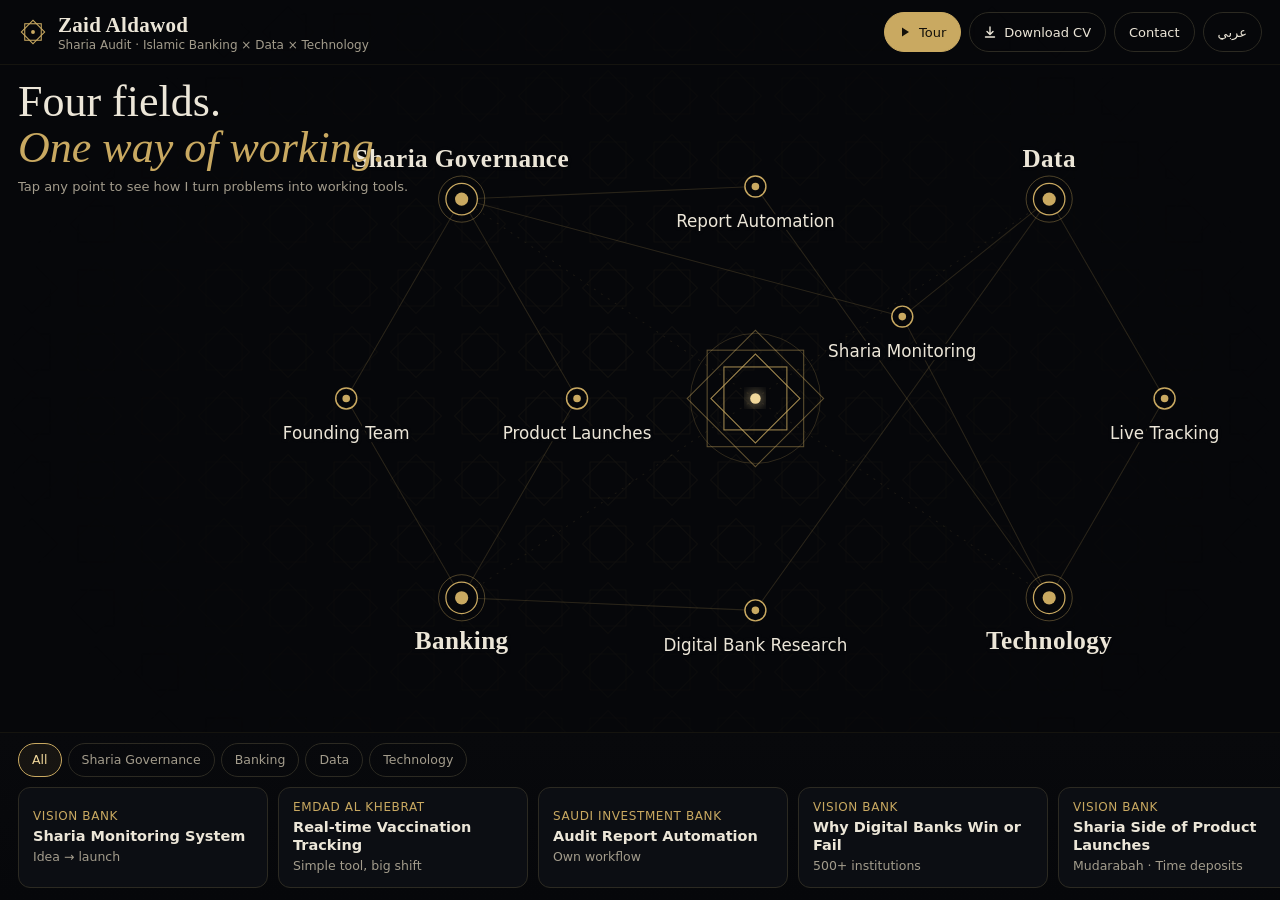
<file: index.html>
<!DOCTYPE html>
<html lang="en" dir="ltr">
<head>
<meta charset="utf-8">
<meta name="viewport" content="width=device-width, initial-scale=1">
<meta http-equiv="Content-Security-Policy" content="default-src 'none'; script-src 'self'; style-src 'self' 'unsafe-inline' https://fonts.googleapis.com; font-src https://fonts.gstatic.com; img-src 'self' data:; connect-src 'none'; object-src 'none'; base-uri 'none'; form-action 'none'; manifest-src 'self'">
<meta name="referrer" content="strict-origin-when-cross-origin">
<title>Zaid Aldawod | Sharia Audit × Data × Technology</title>
<meta name="description" content="Zaid Aldawod: Sharia audit professional at Saudi Investment Bank. Islamic banking, Sharia governance, data and technology: case studies of problems turned into working tools.">
<meta name="author" content="Zaid Aldawod">
<meta name="theme-color" content="#06070A">
<link rel="canonical" href="https://aldawodzaid-lab.github.io/">
<link rel="icon" href="favicon.svg" type="image/svg+xml">
<meta property="og:type" content="profile">
<meta property="og:title" content="Zaid Aldawod | Sharia Audit × Data × Technology">
<meta property="og:description" content="Four fields. One way of working. Case studies in Sharia governance, banking, data and technology.">
<meta property="og:url" content="https://aldawodzaid-lab.github.io/">
<meta property="og:image" content="https://aldawodzaid-lab.github.io/assets/og.png">
<meta name="twitter:card" content="summary_large_image">
<script type="application/ld+json">
{"@context":"https://schema.org","@type":"Person","name":"Zaid Aldawod","alternateName":"زيد الداود","jobTitle":"Assistant Manager – Sharia Audit","worksFor":{"@type":"Organization","name":"Saudi Investment Bank"},"alumniOf":{"@type":"CollegeOrUniversity","name":"King Saud University"},"address":{"@type":"PostalAddress","addressLocality":"Riyadh","addressCountry":"SA"},"url":"https://aldawodzaid-lab.github.io/","sameAs":["https://www.linkedin.com/in/zaid-aldawood-a03186187"]}
</script>
<link rel="preconnect" href="https://fonts.googleapis.com">
<link rel="preconnect" href="https://fonts.gstatic.com" crossorigin>
<link href="https://fonts.googleapis.com/css2?family=Amiri:wght@400;700&family=Cormorant+Garamond:ital,wght@0,500;0,600;1,500&family=IBM+Plex+Sans+Arabic:wght@400;500;600&family=Inter:wght@400;500;600&display=swap" rel="stylesheet">
<link rel="stylesheet" href="assets/style.css">
</head>
<body>
<div class="bgpat" aria-hidden="true"></div>

<header>
  <div class="brand">
    <svg class="mark" viewBox="-20 -20 40 40" aria-hidden="true"><g fill="none" stroke="#C9A961" stroke-width="1.4"><rect x="-11" y="-11" width="22" height="22"/><rect x="-11" y="-11" width="22" height="22" transform="rotate(45)"/></g><circle r="2.6" fill="#C9A961"/></svg>
    <div style="min-width:0">
      <div class="brand-t" id="brandName">Zaid Aldawod</div>
      <div class="brand-s" id="brandSub">Sharia Audit · Islamic Banking × Data × Technology</div>
    </div>
  </div>
  <div class="hbtns">
    <button class="btn gold" id="tourBtn" type="button">
      <svg width="12" height="12" viewBox="0 0 12 12" aria-hidden="true"><path d="M3 1.5v9l7-4.5z" fill="currentColor"/></svg>
      <span id="tourLabel">Tour</span>
    </button>
    <a class="btn cv" href="assets/Zaid-Aldawod-CV.pdf" download>
      <svg width="12" height="12" viewBox="0 0 12 12" aria-hidden="true"><path d="M6 1v7M3 5.5 6 8.5 9 5.5M1.5 11h9" stroke="currentColor" stroke-width="1.4" fill="none" stroke-linecap="round" stroke-linejoin="round"/></svg>
      <span id="cvLabel">Download CV</span>
    </a>
    <button class="btn" id="contactBtn" type="button">Contact</button>
    <button class="btn" id="langBtn" type="button" lang="ar">عربي</button>
  </div>
</header>

<main>
  <div class="hint" id="hint">
    <h1><span id="h1a">Four fields.</span><br><em id="h1b">One way of working.</em></h1>
    <p id="prompt">Tap any point to see how I turn problems into working tools.</p>
  </div>
  <svg id="stage" role="img" aria-label="Map connecting Sharia governance, banking, data and technology to real case studies"></svg>
  <div class="caption" id="caption" aria-live="polite"><div id="capText"></div><div class="bar"><i id="capBar"></i></div></div>
</main>

<nav class="strip" aria-label="Case studies">
  <div class="chips" id="chips"></div>
  <div class="cards" id="cards"></div>
</nav>

<div class="scrim" id="scrim"></div>
<aside class="panel" id="panel" role="dialog" aria-modal="true" aria-labelledby="pTitle" aria-hidden="true">
  <div class="panel-in" id="panelIn"></div>
</aside>

<noscript>
  <div style="padding:24px;max-width:720px">
    <h2>Zaid Aldawod</h2>
    <p>Sharia audit professional at Saudi Investment Bank, with nearly five years in Islamic banking. Founding-team member at Vision Bank.</p>
    <ul>
      <li>Sharia Monitoring System (Vision Bank): proposed, built and launched a Tableau-based monitoring solution.</li>
      <li>Real-time Vaccination Tracking (Emdad Al Khebrat): a form-to-Google Sheets tool; then daily reporting across up to 24 centers.</li>
      <li>Audit Report Automation (SAIB): Word VBA macros that standardize audit reports.</li>
      <li>Digital bank research: 500+ banks and fintechs, presented to management.</li>
      <li>Sharia side of the Mudarabah Savings and Time Deposit launches.</li>
    </ul>
    <p>Email: aldawodzaid@gmail.com · <a href="assets/Zaid-Aldawod-CV.pdf">CV (PDF)</a></p>
  </div>
</noscript>

<script src="assets/content.js"></script>
<script src="assets/app.js"></script>
</body>
</html>
</file>
<file: assets/style.css>
:root{
  --bg:#06070A; --bg2:#0C0E13; --line:#2A2618; --gold:#C9A961; --gold-hi:#F0D79A;
  --text:#ECE6D8; --muted:#A39C8C; --amber:#E39B4A; --ok:#8FBF8A;
  --panel:#0E1016; --border:#2C2a22;
}
*{box-sizing:border-box}
html,body{margin:0;height:100%;background:var(--bg);color:var(--text);font-family:Inter,system-ui,sans-serif;-webkit-font-smoothing:antialiased}
body{display:flex;flex-direction:column;overflow:hidden}
button{font:inherit;color:inherit}
.bgpat{position:fixed;inset:0;pointer-events:none;opacity:.07;
  background-image:url("data:image/svg+xml;utf8,<svg xmlns='http://www.w3.org/2000/svg' width='64' height='64' viewBox='0 0 64 64'><g fill='none' stroke='%23C9A961' stroke-width='1'><rect x='14' y='14' width='36' height='36'/><rect x='14' y='14' width='36' height='36' transform='rotate(45 32 32)'/></g></svg>");
  -webkit-mask-image:radial-gradient(ellipse at 50% 45%,#000 0%,transparent 75%);mask-image:radial-gradient(ellipse at 50% 45%,#000 0%,transparent 75%)}

header{position:relative;z-index:5;display:flex;align-items:center;justify-content:space-between;gap:12px;padding:12px 18px;border-bottom:1px solid #15140f}
.brand{display:flex;align-items:center;gap:10px;min-width:0}
.mark{width:30px;height:30px;flex:none}
.brand-t{font-family:'Cormorant Garamond',Georgia,serif;font-size:21px;font-weight:600;letter-spacing:.3px;white-space:nowrap}
.brand-s{font-size:12px;color:var(--muted);white-space:nowrap;overflow:hidden;text-overflow:ellipsis}
.hbtns{display:flex;gap:8px;flex:none}
.btn{min-height:40px;padding:0 14px;border-radius:999px;border:1px solid var(--border);background:transparent;cursor:pointer;font-size:13px;font-weight:500;display:inline-flex;align-items:center;gap:8px}
.btn:hover{border-color:var(--gold);color:var(--gold-hi)}
.btn.gold{background:var(--gold);color:#14110a;border-color:var(--gold)}
.btn.gold:hover{background:var(--gold-hi);color:#14110a}
.btn:focus-visible,.card:focus-visible,.chip:focus-visible,.node:focus-visible{outline:2px solid var(--gold-hi);outline-offset:3px}

main{position:relative;flex:1;min-height:0}
#stage{position:absolute;inset:0;width:100%;height:100%;touch-action:manipulation}
.hint{position:absolute;inset-inline-start:18px;top:14px;z-index:3;max-width:min(520px,70%);pointer-events:none;transition:opacity .6s}
.hint h1{margin:0;font-family:'Cormorant Garamond',Georgia,serif;font-weight:500;font-size:clamp(26px,4.2vw,44px);line-height:1.04}
.hint h1 em{color:var(--gold);font-style:italic}
.hint p{margin:8px 0 0;font-size:13px;color:var(--muted)}

/* svg */
.edge{stroke:var(--gold);stroke-width:1;opacity:.18;transition:opacity .4s,stroke-width .4s}
.edge.spoke{opacity:.1;stroke-dasharray:2 6}
.edge.on{opacity:.95;stroke-width:1.8}
.edge.dim{opacity:.05}
.flow{stroke:var(--gold-hi);stroke-width:2.2;fill:none;stroke-dasharray:6 30;opacity:0;transition:opacity .3s}
.flow.on{opacity:1;animation:flow 1.4s linear infinite}
@keyframes flow{to{stroke-dashoffset:-36}}
.node{cursor:pointer;outline:none}
.node .halo{fill:var(--gold);opacity:0;transition:opacity .4s}
.node .ring{fill:var(--bg);stroke:var(--gold);stroke-width:1.4;transition:all .35s}
.node .core{fill:var(--gold);transition:all .35s}
.node text{fill:var(--text);font-family:Inter,system-ui,sans-serif;font-weight:500;transition:fill .3s,opacity .3s;paint-order:stroke;stroke:var(--bg);stroke-width:6px;stroke-linejoin:round}
.node.domain text{font-family:'Cormorant Garamond',Georgia,serif;font-weight:600;letter-spacing:.4px}
.node.domain .ring{stroke-width:1.2}
.node:hover .halo,.node.on .halo,.node:focus-visible .halo{opacity:.22}
.node.on .ring{stroke:var(--gold-hi);stroke-width:2.2}
.node.on .core{fill:var(--gold-hi)}
.node.on text{fill:var(--gold-hi)}
.node.dim{opacity:.28}
.node.dim text{opacity:.6}
.center-star{transform-origin:center;transform-box:fill-box}
.spin{animation:spin 60s linear infinite}
@keyframes spin{to{transform:rotate(360deg)}}

/* intro draw */
.draw{stroke-dasharray:var(--len);stroke-dashoffset:var(--len);animation:draw 1.6s cubic-bezier(.6,.1,.2,1) forwards;animation-delay:var(--d,0s)}
@keyframes draw{to{stroke-dashoffset:0}}
.pop{opacity:0;animation:pop .7s ease forwards;animation-delay:var(--d,0s)}
@keyframes pop{to{opacity:1}}

/* strip */
.strip{position:relative;z-index:4;border-top:1px solid #15140f;background:linear-gradient(#08090c,#06070a);padding:10px 0 12px}
.chips{display:flex;gap:6px;padding:0 18px 10px;overflow-x:auto;scrollbar-width:none}
.chips::-webkit-scrollbar{display:none}
.chip{flex:none;min-height:34px;padding:0 13px;border-radius:999px;border:1px solid var(--border);background:transparent;cursor:pointer;font-size:12.5px;color:var(--muted)}
.chip[aria-pressed="true"]{border-color:var(--gold);color:var(--gold-hi);background:rgba(201,169,97,.08)}
.cards{display:flex;gap:10px;padding:0 18px;overflow-x:auto;scroll-snap-type:x mandatory;scrollbar-width:none}
.cards::-webkit-scrollbar{display:none}
.card{flex:none;width:min(250px,72vw);scroll-snap-align:start;text-align:start;cursor:pointer;padding:12px 14px;border-radius:12px;border:1px solid var(--border);background:var(--bg2);transition:border-color .3s,transform .3s,opacity .3s}
.card:hover{border-color:var(--gold)}
.card.off{display:none}
.card .k{font-size:12px;color:var(--gold);letter-spacing:.6px;text-transform:uppercase}
.card .t{margin-top:4px;font-size:14.5px;font-weight:600;line-height:1.25}
.card .s{margin-top:4px;font-size:12.5px;color:var(--muted);line-height:1.35}

/* caption (tour) */
.caption{position:absolute;left:50%;bottom:16px;transform:translate(-50%,10px);z-index:6;max-width:min(560px,90vw);padding:12px 16px;border-radius:12px;background:rgba(14,16,22,.92);border:1px solid var(--border);backdrop-filter:blur(6px);font-size:14px;line-height:1.45;text-align:center;opacity:0;pointer-events:none;transition:opacity .4s,transform .4s}
.caption.show{opacity:1;transform:translate(-50%,0)}
.caption b{color:var(--gold-hi);font-weight:600}
.caption .bar{height:2px;margin-top:10px;background:#221f17;border-radius:2px;overflow:hidden}
.caption .bar i{display:block;height:100%;width:0;background:var(--gold)}

/* panel */
.scrim{position:fixed;inset:0;z-index:20;background:rgba(0,0,0,.5);opacity:0;pointer-events:none;transition:opacity .35s}
.scrim.show{opacity:1;pointer-events:auto}
.panel{position:fixed;z-index:21;background:var(--panel);border:1px solid var(--border);overflow-y:auto;overscroll-behavior:contain;transition:transform .45s cubic-bezier(.2,.8,.2,1)}
@media (min-width:820px){
  .panel{top:12px;inset-inline-end:12px;bottom:12px;width:min(460px,42vw);border-radius:18px;transform:translateX(calc(100% + 24px))}
  [dir=rtl] .panel{transform:translateX(calc(-100% - 24px))}
  .panel.show{transform:none}
}
@media (max-width:819px){
  .panel{left:0;right:0;bottom:0;max-height:86vh;border-radius:20px 20px 0 0;transform:translateY(102%)}
  .panel.show{transform:none}
  .brand-s{display:none}
}
.panel-in{padding:22px 22px 32px}
.grab{width:42px;height:4px;border-radius:4px;background:#3a3628;margin:-8px auto 14px}
@media (min-width:820px){.grab{display:none}}
.p-top{display:flex;justify-content:space-between;align-items:flex-start;gap:10px}
.p-k{font-size:12px;letter-spacing:.8px;text-transform:uppercase;color:var(--gold)}
.close{flex:none;width:40px;height:40px;border-radius:50%;border:1px solid var(--border);background:transparent;cursor:pointer;display:grid;place-items:center}
.close:hover{border-color:var(--gold)}
.p-title{margin:8px 0 10px;font-family:'Cormorant Garamond',Georgia,serif;font-weight:600;font-size:32px;line-height:1.05}
.p-doms{display:flex;flex-wrap:wrap;gap:6px;margin-bottom:18px}
.p-doms span{font-size:12px;padding:5px 10px;border-radius:999px;border:1px solid #3a3424;color:var(--gold-hi)}
.sec{padding:14px 0;border-top:1px solid #1d1b15}
.sec h3{margin:0 0 6px;font-size:12px;letter-spacing:1px;text-transform:uppercase;color:var(--muted);font-weight:600}
.sec p{margin:0;font-size:15px;line-height:1.55}

/* sim */
.sim{margin:6px 0 4px;padding:14px;border-radius:14px;border:1px solid #2a271c;background:#0a0b0f}
.sim-flow{display:grid;grid-template-columns:1fr auto 1.1fr;align-items:center;gap:10px}
.srcs{display:flex;flex-direction:column;gap:6px}
.src{font-size:12px;padding:7px 9px;border-radius:8px;border:1px solid #2f2b1f;color:var(--muted);transition:all .4s}
.src.lit{border-color:var(--gold);color:var(--gold-hi)}
.pipe{width:44px;height:2px;background:#2a271c;position:relative;overflow:hidden}
.pipe i{position:absolute;top:0;left:-30%;width:30%;height:100%;background:var(--gold-hi);opacity:0}
.pipe.run i{opacity:1;animation:pipe 1s linear infinite}
@keyframes pipe{to{left:100%}}
.coreb{padding:12px;border-radius:10px;background:linear-gradient(135deg,#1a170e,#0f0d08);border:1px solid var(--gold);text-align:center}
.coreb b{display:block;font-family:'Cormorant Garamond',Georgia,serif;font-size:19px;font-weight:600;color:var(--gold-hi)}
.coreb span{font-size:12px;color:var(--muted)}
.tbl{width:100%;margin-top:14px;border-collapse:collapse;font-size:12.5px;font-variant-numeric:tabular-nums}
.tbl th{font-weight:500;color:var(--muted);text-align:left;padding:6px 4px;border-bottom:1px solid #24211a}
.tbl th.r,.tbl td.r{text-align:right}
.tbl td{padding:7px 4px;border-bottom:1px solid #17150f;opacity:0;transform:translateY(4px);transition:opacity .4s,transform .4s}
.tbl tr.in td{opacity:1;transform:none}
.st{display:inline-block;min-width:76px;text-align:center;padding:2px 8px;border-radius:999px;font-size:12px;border:1px solid #2f2b1f;color:var(--muted)}
.st.ok{border-color:#3d5a3a;color:var(--ok)}
.st.flag{border-color:#6b4520;color:var(--amber);background:rgba(227,155,74,.08)}
.note{margin:10px 0 0;font-size:12px;color:var(--muted);font-style:italic}
.replay{margin-top:10px}

/* contact */
.contact p{font-size:15px;line-height:1.6;margin:0 0 6px}
.contact a{color:var(--gold-hi)}

@media (prefers-reduced-motion:reduce){
  *,*::before,*::after{animation-duration:.001s!important;animation-delay:0s!important;transition-duration:.001s!important}
}

/* Arabic */
[lang=ar] body,[lang=ar] .node text{font-family:'IBM Plex Sans Arabic',Inter,system-ui,sans-serif}
[lang=ar] .brand-t,[lang=ar] .hint h1,[lang=ar] .p-title,[lang=ar] .coreb b,[lang=ar] .node.domain text{font-family:'Amiri','Cormorant Garamond',serif}
[lang=ar] .hint h1{line-height:1.25}
[lang=ar] .card .k,[lang=ar] .p-k,[lang=ar] .sec h3{letter-spacing:0}
[lang=ar] .tbl th,[lang=ar] .tbl td{text-align:start}
[lang=ar] .tbl th.r,[lang=ar] .tbl td.r{text-align:end}
.sr{position:absolute;width:1px;height:1px;overflow:hidden;clip:rect(0 0 0 0);white-space:nowrap}
.cvrow{margin-top:14px}
.btn.cv{text-decoration:none}
@media (max-width:480px){.btn.cv span{display:none}}
@media (max-width:819px){
  #tourLabel,.btn.cv span{display:none}
  #tourBtn,.btn.cv{width:40px;padding:0;justify-content:center}
}
@media (max-width:520px){
  header{padding:10px 12px}
  .brand-t{font-size:18px}
  .hbtns{gap:6px}
  .btn{padding:0 11px;min-height:40px}
  #tourLabel{display:none}
  #tourBtn{width:40px;padding:0;justify-content:center}
  .btn.cv{width:40px;padding:0;justify-content:center}
}

.btn.cv{color:var(--text)}
.btn.cv:hover{color:var(--gold-hi)}
@media (max-width:420px){.mark{display:none}.brand-t{font-size:17px}}
@media (max-width:819px){.hint h1{font-size:26px}.hint p{font-size:12.5px;max-width:300px}}
.cards{scroll-padding-inline:18px}
[lang=ar] .hint h1 em{font-style:normal}
/* Arabic letters must stay joined: no letter-spacing anywhere in Arabic */
[lang=ar] *,[lang=ar] .node text,[lang=ar] .node.domain text{letter-spacing:0!important}
[lang=ar] .node.domain text{font-family:'IBM Plex Sans Arabic',sans-serif;font-weight:600}
</file>
